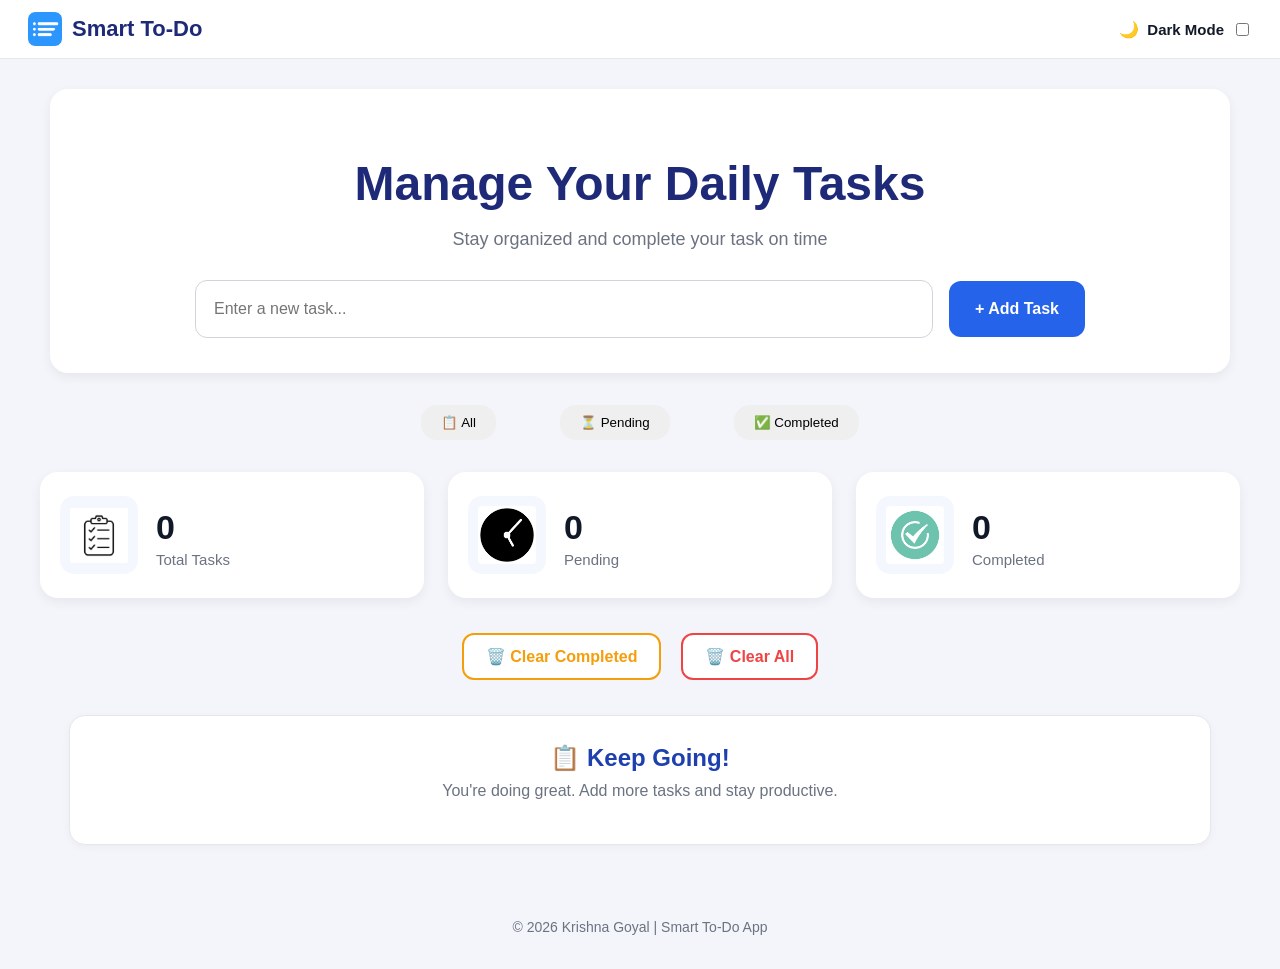
<file: Task-2-ToDo/index.html>
<!DOCTYPE html>
<html lang="en">
<head>
    <meta charset="UTF-8">
    <meta name="viewport" content="width=device-width, initial-scale=1.0">
    <title>Smart To-Do App | Krishna Goyal</title>
    <link rel="styleSheet" href="style.css"/>
</head>
<body>
    <div class="topHeader">
        <div class="topText">
            <img src="logo.png" id="listLogo">
            <p id="topName">Smart To-Do</p>
        </div>
        <div id="darkMode">
            <span>🌙</span>
            <p>Dark Mode</p>
            <input type="checkbox">
        </div>
    </div>
    
    
    <div class="mainCard">
        <h1 id="manageTasks">Manage Your Daily Tasks </h1>
        <div>
            <p id="taskOnTime">Stay organized and complete your task on time </p>
        </div>
        <div id="newTasks">
            <input type="text" placeholder="Enter a new task..." id="searchInput">
            <button id="addtask">+ Add Task</button>
        </div>
        
    </div>

    <div class="filterButtons">
        <button class="taskShows" id="allBtn" >📋 All</button>
        <button class="taskShows" id="pendingBtn" >⏳ Pending</button>
        <button class="taskShows" id="completedBtn">✅ Completed</button>
    </div>

    <div class="taskStat">
        <div class="box">
            <img src="taskLogo.png" class="statIcon">
            <div class="statText">
                <h2 id="totalCount">6</h2>
                <p id="totalCount">Total Tasks</p>
            </div>
            
        </div>
        <div class="box">
            <img src="pendingLogo.png" class="statIcon">
            <div class="statText">
                <h2 id="pendingCount">6</h2>
                <p id="pendingCount">Pending</p>
            </div>
            
        </div>
        <div class="box">
            <img src="completeLogo.png" class="statIcon">
            <div class="statText">
                <h2 id="completedCount">0</h2>
                <p id="completedCount">Completed</p>
            </div>
            
        </div>
    </div>

    <div class="listSection">
        <div class="doWork">
            <input type="checkbox" class="check" >
            <p>Learn JavaScript Basics</p>
            <div class="rightSide">
                <p class="taskTime">📅 28 Jul 2026, 10:00 AM</p>
                <button class="deleteBtn">🗑️</button>
            </div>
        </div>

        <div class="doWork">
            <input type="checkbox" class="check" >
            <p>Build To-Do App List</p>
            <div class="rightSide">
                <p class="taskTime">📅 28 Jul 2026, 10:00 AM</p>
                <button class="deleteBtn">🗑️</button>
            </div>
        </div>

        <div class="doWork">
            <input type="checkbox" class="check" >
            <p>Complete HTML & CSS Course</p>
            <div class="rightSide">
                <p class="taskTime">📅 28 Jul 2026, 10:00 AM</p>
                <button class="deleteBtn">🗑️</button>
            </div>
        </div>

        <div class="doWork">
            <input type="checkbox" class="check" >
            <p>Practice DOM Manipulation</p>
            <div class="rightSide">
                <p class="taskTime">📅 28 Jul 2026, 10:00 AM</p>
                <button class="deleteBtn">🗑️</button>
            </div>
        </div>

        <div class="doWork">
            <input type="checkbox"  class="check">
            <p>Go for Walk</p>
            <div class="rightSide">
                <p class="taskTime">📅 28 Jul 2026, 10:00 AM</p>
                <button class="deleteBtn">🗑️</button>
            </div>
        </div>

        <div class="doWork">
            <input type="checkbox" class="check" >
            <p>Read a Book</p>
            <div class="rightSide">
                <p class="taskTime">📅 28 Jul 2026, 10:00 AM</p>
                <button class="deleteBtn">🗑️</button>
            </div>
        </div>

    </div>

    <div class="clearBtns">
        <div class="compClear">
            <button id="clearComplete">🗑️ Clear Completed</button>
        </div>
        <div class="allClear">
            <button id="clearAll">🗑️ Clear All</button>
        </div>
    </div>
    <div class="keepGoing">
        <h4>📋 Keep Going!</h4>
        <p>You're doing great. Add more tasks and stay productive.</p>
    </div>

    <footer class="footer">
        <p> © 2026 Krishna Goyal | Smart To-Do App</p>
    </footer>
    <script src="script.js"></script>
</body>
</html>
</file>
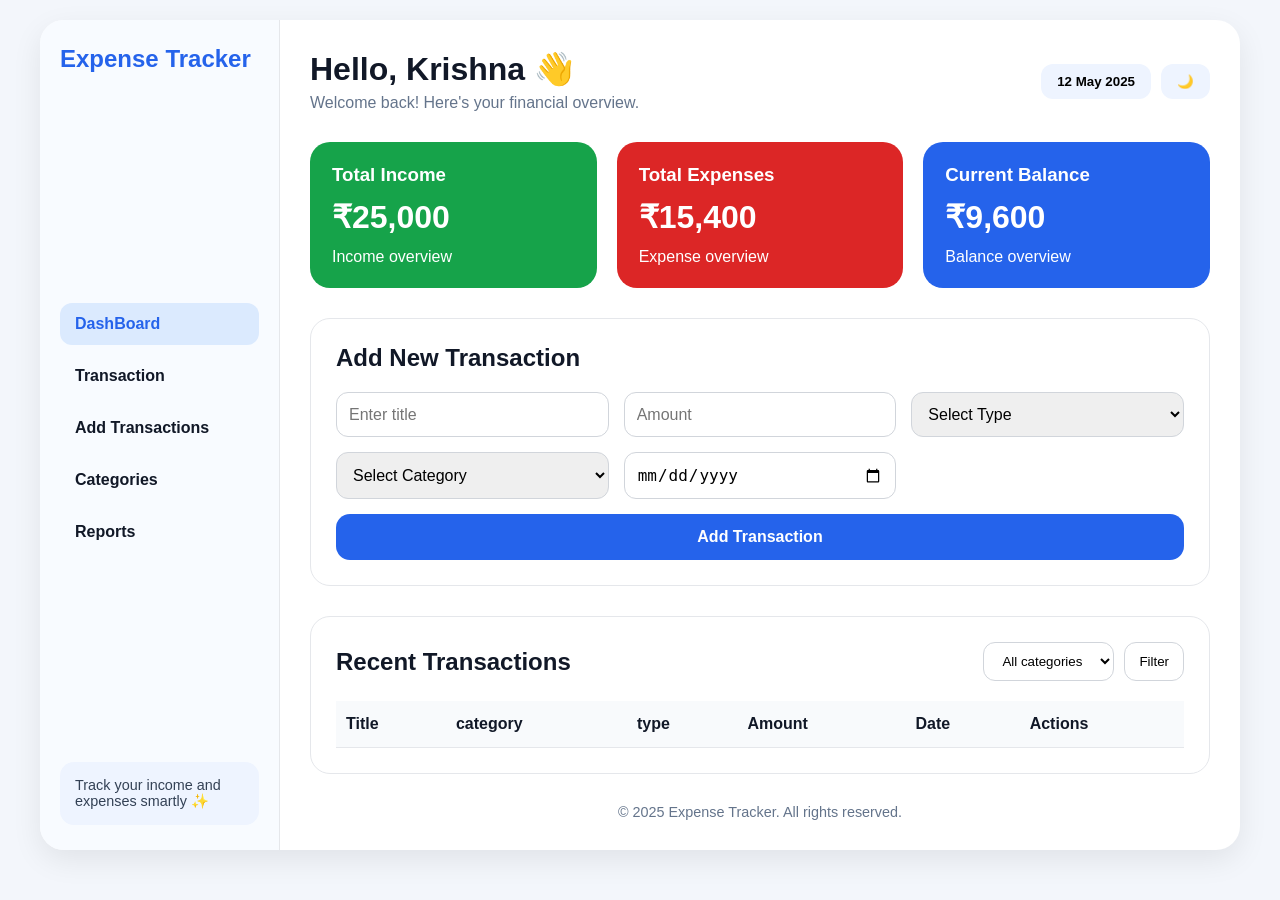
<file: Task-3-ExpenseTracker/index.html>
<!DOCTYPE html>
<html lang="en">
<head>
    <meta charset="UTF-8">
    <meta name="viewport" content="width=device-width, initial-scale=1.0">
    <title>ExpenseTracker</title>
    <link rel="StyleSheet" href="style.css">
</head>
<body>
    <div class="container">
        <div class="sideBar">
            <div class="logo">
                <h2>Expense Tracker</h2>
            </div>
            <div class="menu">
                <p>DashBoard</p>
                <p>Transaction</p>

                <p>Add Transactions</p>
                <p>Categories</p>
                <p>Reports</p>
            </div>
            <div class="sidebar-note">
                <p>Track your income and expenses smartly ✨</p>
            </div>
        </div>
        <div class="main-Content">
            <div class="header">
                <div class="welcome">
                    <h1>Hello, Krishna 👋</h1>
                    <p>Welcome back! Here's your financial overview.</p>
                </div>

                <div class="header-right">
                    <button>12 May 2025</button>
                    <button>🌙</button>
                </div>
            </div>
            <div class="summary">

                <div class="card">
                    <h3>Total Income</h3>
                    <h2 id="income">₹25,000</h2>
                    <p>Income overview</p>
                </div>

                <div class="card">
                    <h3>Total Expenses</h3>
                    <h2 id="expense">₹15,400</h2>
                    <p>Expense overview</p>
                </div>

                <div class="card">
                    <h3>Current Balance</h3>
                    <h2 id="balance">₹9,600</h2>
                    <p>Balance overview</p>
                </div>

            </div>
            <div class="add-transaction">
                <h2>Add New Transaction</h2>
                <form id="transactionForm">
                    <input type="text" id="title" placeholder="Enter title">
                    <input type="number" id="amount" placeholder="Amount">
                    <select id="type">
                        <option>Select Type</option>
                        <option>Income</option>
                        <option>Expense</option>
                    </select>
                    <select id="category">
                        <option>Select Category</option>
                        <option>Food</option>
                        <option>Transport</option>
                        <option>Shopping</option>
                    </select>
                    <input type="date" id="date">
                    <button type="submit" id="submitBtn">Add Transaction</button>
                </form>
            </div>
                <div class="transactions">
                    <div class="transaction-top">
                        <h2>Recent Transactions</h2>
                        <div>
                            <select>
                                <option>All categories</option>
                            </select>
                            <button>Filter</button>
                        </div>
                    </div>
                    <table>
                        <thead>
                            <tr>
                                <th>Title</th>
                                <th>category</th>
                                <th>type</th>
                                <th>Amount</th>
                                <th>Date</th>
                                <th>Actions</th>
                            </tr>
                        </thead>
                        <tbody id="transactionList">
                        </tbody>
                        
                    </table>
                </div>

            <footer>
                <p>© 2025 Expense Tracker. All rights reserved.</p>
            </footer>
        </div>
    </div>

    <script src="script.js"></script>
</body>
</html>
</file>
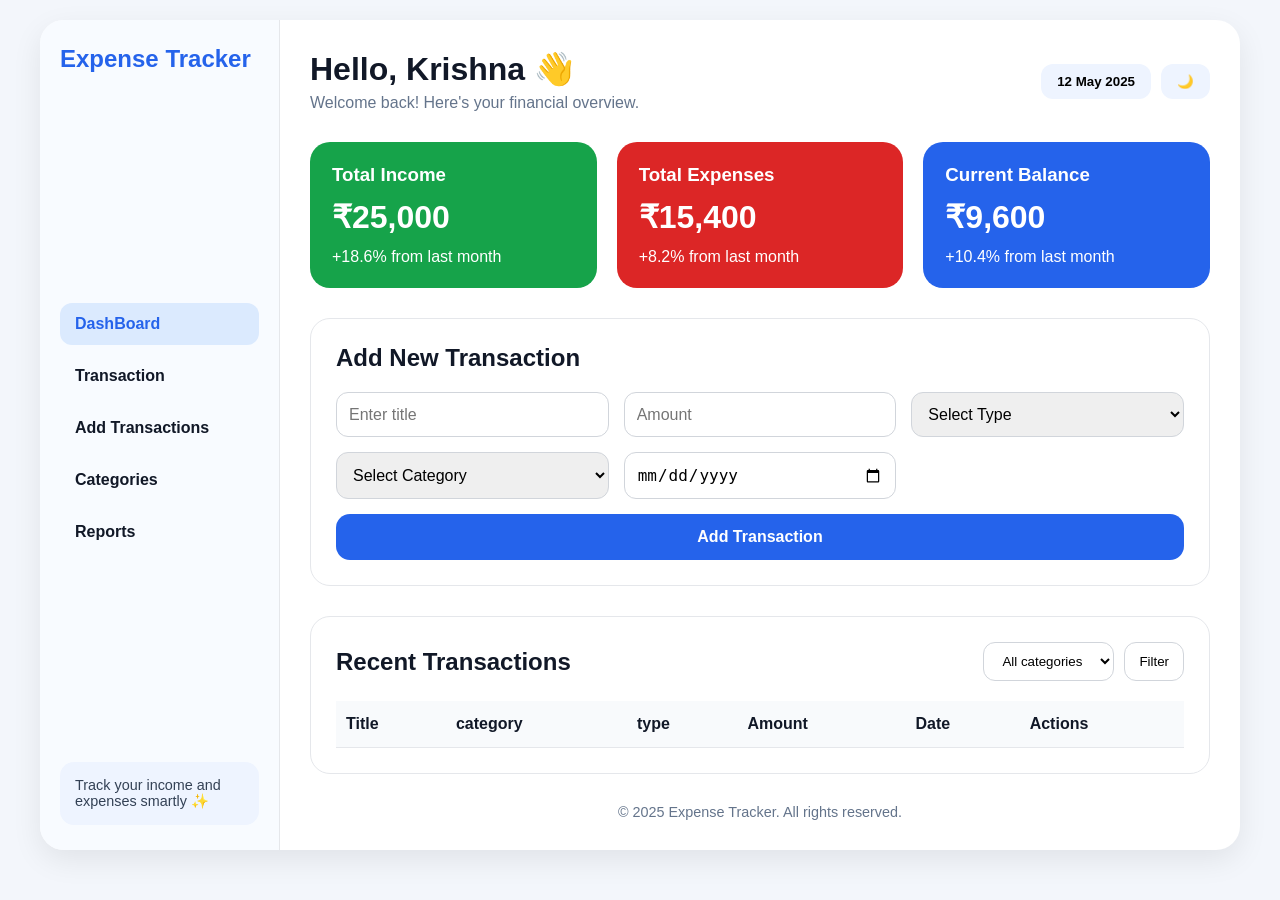
<file: Task-3-ExpenseTracker/Index.html>
<!DOCTYPE html>
<html lang="en">
<head>
    <meta charset="UTF-8">
    <meta name="viewport" content="width=device-width, initial-scale=1.0">
    <title>ExpenseTracker</title>
    <link rel="StyleSheet" href="style.css">
</head>
<body>
    <div class="container">
        <div class="sideBar">
            <div class="logo">
                <h2>Expense Tracker</h2>
            </div>
            <div class="menu">
                <p>DashBoard</p>
                <p>Transaction</p>

                <p>Add Transactions</p>
                <p>Categories</p>
                <p>Reports</p>
            </div>
            <div class="sidebar-note">
                <p>Track your income and expenses smartly ✨</p>
            </div>
        </div>
        <div class="main-Content">
            <div class="header">
                <div class="welcome">
                    <h1>Hello, Krishna 👋</h1>
                    <p>Welcome back! Here's your financial overview.</p>
                </div>

                <div class="header-right">
                    <button>12 May 2025</button>
                    <button>🌙</button>
                </div>
            </div>
            <div class="summary">

                <div class="card">
                    <h3>Total Income</h3>
                    <h2 id="income">₹25,000</h2>
                    <p>+18.6% from last month</p>
                </div>

                <div class="card">
                    <h3>Total Expenses</h3>
                    <h2 id="expense">₹15,400</h2>
                    <p>+8.2% from last month</p>
                </div>

                <div class="card">
                    <h3>Current Balance</h3>
                    <h2 id="balance">₹9,600</h2>
                    <p>+10.4% from last month</p>
                </div>

            </div>
            <div class="add-transaction">
                <h2>Add New Transaction</h2>
                <form id="transactionForm">
                    <input type="text" id="title" placeholder="Enter title">
                    <input type="number" id="amount" placeholder="Amount">
                    <select id="type">
                        <option>Select Type</option>
                        <option>Income</option>
                        <option>Expense</option>
                    </select>
                    <select id="category">
                        <option>Select Category</option>
                        <option>Food</option>
                        <option>Transport</option>
                        <option>Shopping</option>
                    </select>
                    <input type="date" id="date">
                    <button type="submit" id="submitBtn">Add Transaction</button>
                </form>
            </div>
                <div class="transactions">
                    <div class="transaction-top">
                        <h2>Recent Transactions</h2>
                        <div>
                            <select>
                                <option>All categories</option>
                            </select>
                            <button>Filter</button>
                        </div>
                    </div>
                    <table>
                        <thead>
                            <tr>
                                <th>Title</th>
                                <th>category</th>
                                <th>type</th>
                                <th>Amount</th>
                                <th>Date</th>
                                <th>Actions</th>
                            </tr>
                        </thead>
                        <tbody id="transactionList">
                        </tbody>
                        
                    </table>
                </div>

            <footer>
                <p>© 2025 Expense Tracker. All rights reserved.</p>
            </footer>
        </div>
    </div>

    <script src="script.js"></script>
</body>
</html>
</file>
<file: Task-2-ToDo/style.css>
body{
    margin: 0;
    background: #f5f6fb;
    font-family: Arial, sans-serif;
}

/* Top Header */
.topHeader{
    width: 100%;
    background: white;
    display: flex;
    justify-content: space-between;
    align-items: center;
    padding: 12px 28px;
    box-sizing: border-box;
    border-bottom: 1px solid #e5e7eb;
}

/* Left side */
.topText{
    display: flex;
    align-items: center;
    gap: 10px;
}

#listLogo{
    width: 34px;
    height: 34px;
}

#topName{
    margin: 0;
    font-size: 22px;
    font-weight: 700;
    color: #1e2a78;
}

/* Right side */
#darkMode{
    display: flex;
    align-items: center;
    gap: 8px;
}

#darkMode p{
    margin: 0;
    font-size: 15px;
    font-weight: 600;
    color: #111827;
}


body{
    background: #f4f5fb;
    margin: 0;
    font-family: Arial, sans-serif;
}

.mainCard{
    width: 90%;
    max-width: 1100px;
    margin: 30px auto;
    background: white;
    border-radius: 18px;
    padding: 35px 40px;
    text-align: center;
    box-shadow: 0 4px 12px rgba(0,0,0,0.06);
}

#manageTasks{
    color: #1e2a78;
    font-size: 48px;
    font-weight: 700;
    margin-bottom: 10px;
}

#taskOnTime{
    color: #6b7280;
    font-size: 18px;
    margin-bottom: 30px;
}

#newTasks{
    display: flex;
    justify-content: center;
    align-items: center;
    gap: 16px;
    flex-wrap: wrap;
}

#searchInput{
    width: 70%;
    max-width: 700px;
    height: 56px;
    border: 1px solid #d1d5db;
    border-radius: 12px;
    padding: 0 18px;
    font-size: 16px;
    outline: none;
}

#searchInput:focus{
    border-color: #2563eb;
}

#addtask{
    height: 56px;
    padding: 0 26px;
    border: none;
    border-radius: 12px;
    background: #2563eb;
    color: white;
    font-size: 16px;
    font-weight: 600;
    cursor: pointer;
}

#addtask:hover{
    background: #1d4ed8;
}

.filterButtons{
    display: flex;
    justify-content: center;
    align-items: center;
    gap: 4rem;
    margin: 2rem;
}

.taskShows{
    padding: 10px 20px;
    border-radius: 1rem;
    border: none;
}

.taskShows:hover{
    cursor: pointer;
    background-color: blue;
    color: aliceblue;
}

.taskStat{
    display: flex;
    justify-content: center;
    gap: 24px;
    margin: 30px auto;
    max-width: 1200px;
}

.box{
    flex: 1;
    display: flex;
    align-items: center;
    gap: 18px;
    background: white;
    padding: 24px 20px;
    border-radius: 18px;
    box-shadow: 0 4px 12px rgba(0,0,0,0.06);
    min-width: 220px;
}

.statIcon{
    width: 58px;
    height: 58px;
    object-fit: contain;
    background: #f5f7ff;
    padding: 10px;
    border-radius: 14px;
}

.statText h2{
    margin: 0;
    font-size: 32px;
    color: #111827;
}

.statText p{
    margin: 4px 0 0;
    font-size: 15px;
    color: #6b7280;
}

.statTitle{
    margin: 0;
    font-size: 16px;
    color: #6b7280;
    font-weight: 500;
}

.box h2{
    margin: 6px 0 0;
    font-size: 34px;
    color: #111827;
}

.doWork{
    display: flex;
    justify-content: center;
    align-items: center;
    gap: 3rem;
}

.doWork{
    display: flex;
    align-items: center;
    justify-content: space-between;
    padding: 15px;
    border-bottom: 1px solid #eee;
}

.rightSide{
    display: flex;
    align-items: center;
    gap: 12px;
}

.taskTime{
    font-size: 14px;
    color: #6b7280;
}

.deleteBtn{
    width: 34px;
    height: 34px;
    border: none;
    border-radius: 8px;
    background: #fff1f2;
    cursor: pointer;
    font-size: 15px;
}

.deleteBtn:hover{
    background: #ef4444;
    color: white;
}

.clearBtns{
    display: flex;
    justify-content: center;
    gap: 20px;
    margin: 35px 0;
}

#clearComplete,
#clearAll{
    padding: 12px 22px;
    border-radius: 12px;
    font-size: 16px;
    font-weight: 600;
    cursor: pointer;
    background: white;
}

/* Orange button */
#clearComplete{
    border: 2px solid #f59e0b;
    color: #f59e0b;
}

#clearComplete:hover{
    background: #f59e0b;
    color: white;
}

/* Red button */
#clearAll{
    border: 2px solid #ef4444;
    color: #ef4444;
}

#clearAll:hover{
    background: #ef4444;
    color: white;
}

/* Keep Going card */
.keepGoing{
    width: 90%;
    max-width: 1100px;
    margin: 20px auto 40px;
    background: white;
    border: 1px solid #e5e7eb;
    border-radius: 16px;
    text-align: center;
    padding: 28px 20px;
    box-shadow: 0 2px 8px rgba(0,0,0,0.04);
}

.keepGoing h4{
    margin: 0;
    font-size: 24px;
    color: #1e40af;
}

.keepGoing p{
    margin-top: 10px;
    color: #6b7280;
    font-size: 16px;
}

.completed p{
    text-decoration: line-through;
    color: #9ca3af ;
}

.footer{
    text-align: center;
    padding: 20px;
    color: #6b7280;
    font-size: 14px;
}
</file>
<file: Task-3-ExpenseTracker/style.css>
*{
  margin:0;
  padding:0;
  box-sizing:border-box;
}

body{
  font-family:Arial, sans-serif;
  background:#f3f6fb;
  padding:20px;
  color:#111827;
}

.container{
  max-width:1200px;
  margin:auto;
  background:#fff;
  border-radius:24px;
  box-shadow:0 10px 30px rgba(0,0,0,0.08);
  display:flex;
  overflow:hidden;
  min-height:90vh;
}

/* Sidebar */
.sideBar{
  width:240px;
  background:#f8fbff;
  padding:25px 20px;
  border-right:1px solid #e5e7eb;
  display:flex;
  flex-direction:column;
  justify-content:space-between;
}

.logo h2{
  color:#2563eb;
  margin-bottom:30px;
}

.menu p{
  padding:12px 15px;
  border-radius:12px;
  margin-bottom:10px;
  cursor:pointer;
  font-weight:600;
}

.menu p:first-child{
  background:#dbeafe;
  color:#2563eb;
}

.menu p:hover{
  background:#eef4ff;
}

.sidebar-note{
  background:#eef4ff;
  padding:15px;
  border-radius:14px;
  font-size:0.9rem;
  color:#334155;
}

/* Main content */
.main-Content{
  flex:1;
  padding:30px;
}

.header{
  display:flex;
  justify-content:space-between;
  align-items:center;
  margin-bottom:30px;
  flex-wrap:wrap;
  gap:15px;
}

.welcome h1{
  margin-bottom:6px;
}

.welcome p{
  color:#64748b;
}

.header-right{
  display:flex;
  gap:10px;
}

.header-right button{
  padding:10px 16px;
  border:none;
  border-radius:12px;
  background:#eef4ff;
  cursor:pointer;
  font-weight:600;
}

/* Summary cards */
.summary{
  display:grid;
  grid-template-columns:repeat(3,1fr);
  gap:20px;
  margin-bottom:30px;
}

.card{
  padding:22px;
  border-radius:20px;
  color:#fff;
}

.card:nth-child(1){
  background:#16a34a;
}

.card:nth-child(2){
  background:#dc2626;
}

.card:nth-child(3){
  background:#2563eb;
}

.card h2{
  margin:12px 0;
  font-size:2rem;
}

/* Add transaction */
.add-transaction{
  background:#fff;
  border:1px solid #e5e7eb;
  border-radius:20px;
  padding:25px;
  margin-bottom:30px;
}

.add-transaction h2{
  margin-bottom:20px;
}

.add-transaction form{
  display:grid;
  grid-template-columns:repeat(3,1fr);
  gap:15px;
}

.add-transaction input,
.add-transaction select{
  padding:12px;
  border:1px solid #d1d5db;
  border-radius:12px;
  font-size:1rem;
}

.add-transaction button{
  grid-column:span 3;
  padding:14px;
  border:none;
  border-radius:14px;
  background:#2563eb;
  color:#fff;
  font-size:1rem;
  font-weight:700;
  cursor:pointer;
}

.add-transaction button:hover{
  background:#1d4ed8;
}

/* Transactions */
.transactions{
  background:#fff;
  border:1px solid #e5e7eb;
  border-radius:20px;
  padding:25px;
}

.transaction-top{
  display:flex;
  justify-content:space-between;
  align-items:center;
  margin-bottom:20px;
  flex-wrap:wrap;
  gap:10px;
}

.transaction-top div{
  display:flex;
  gap:10px;
}

.transaction-top select,
.transaction-top button{
  padding:10px 14px;
  border:1px solid #d1d5db;
  border-radius:12px;
  background:#fff;
  cursor:pointer;
}

table{
  width:100%;
  border-collapse:collapse;
}

th, td{
  padding:14px 10px;
  text-align:left;
  border-bottom:1px solid #e5e7eb;
}

th{
  background:#f8fafc;
  font-weight:700;
}

tbody tr:hover{
  background:#f8fbff;
}

/* Footer */
footer{
  margin-top:30px;
  text-align:center;
  color:#64748b;
  font-size:0.9rem;
}

/* Responsive */
@media(max-width:900px){

  .container{
    flex-direction:column;
  }

  .sideBar{
    width:100%;
    border-right:none;
    border-bottom:1px solid #e5e7eb;
  }

  .summary{
    grid-template-columns:1fr;
 }
}
</file>
